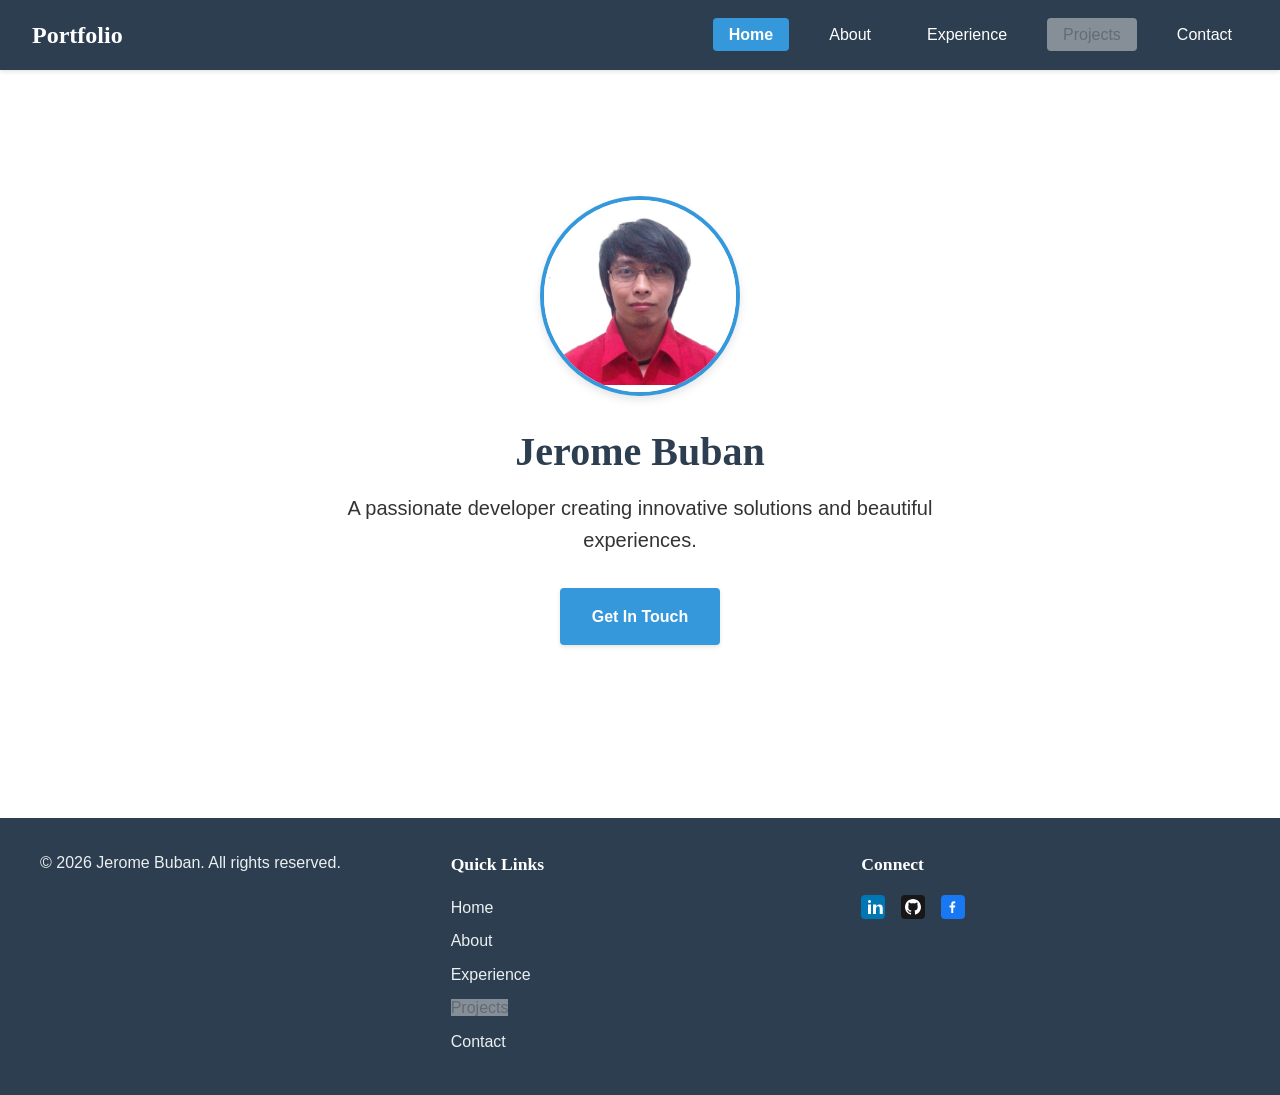
<file: index.html>
<!DOCTYPE html>
<html lang="en">
<head>
    <meta charset="UTF-8">
    <meta name="viewport" content="width=device-width, initial-scale=1.0">
    <meta name="description" content="Welcome to my professional portfolio showcasing my work, skills, and achievements. Explore my projects and get in touch.">
    <title>Home | Portfolio</title>
    
    <!-- Open Graph Meta Tags -->
    <meta property="og:title" content="Home | Portfolio">
    <meta property="og:description" content="Welcome to my professional portfolio showcasing my work, skills, and achievements. Explore my projects and get in touch.">
    <meta property="og:image" content="https://yourdomain.com/assets/images/profile.jpg">
    <meta property="og:url" content="https://yourdomain.com/index.html">
    <meta property="og:type" content="website">
    <link rel="stylesheet" href="css/normalize.css?v=3">
    <link rel="stylesheet" href="css/main.css?v=3">
    <link rel="stylesheet" href="css/responsive.css?v=3">
</head>
<body>
    <nav class="main-nav">
        <div class="nav-brand">Portfolio</div>
        <button class="nav-toggle" aria-label="Toggle navigation">☰</button>
        <ul class="nav-menu">
            <li><a href="index.html" class="nav-link active">Home</a></li>
            <li><a href="about.html" class="nav-link">About</a></li>
            <li><a href="experience.html" class="nav-link">Experience</a></li>
            <li><a href="projects.html" class="nav-link">Projects</a></li>
            <li><a href="contact.html" class="nav-link">Contact</a></li>
        </ul>
    </nav>
    
    <main>
        <section class="hero">
            <img src="assets/images/profile.jpg" alt="Profile photo" class="profile-image">
            <h1 style="opacity: 0;">Loading...</h1>
            <p class="tagline">A passionate developer creating innovative solutions and beautiful experiences.</p>
            <a href="contact.html" class="cta-button">Get In Touch</a>
        </section>
    </main>
    
    <footer class="main-footer">
        <div class="footer-content">
            <div class="footer-section">
                <p class="copyright">&copy; 2024 Your Name. All rights reserved.</p>
            </div>
            
            <nav class="footer-nav">
                <h3 class="footer-heading">Quick Links</h3>
                <ul class="footer-links">
                    <li><a href="index.html">Home</a></li>
                    <li><a href="about.html">About</a></li>
                    <li><a href="experience.html">Experience</a></li>
                    <li><a href="projects.html">Projects</a></li>
                    <li><a href="contact.html">Contact</a></li>
                </ul>
            </nav>
            
            <div class="footer-social">
                <h3 class="footer-heading">Connect</h3>
                <div class="footer-social-links">
                    <a href="https://linkedin.com/in/yourprofile" target="_blank" rel="noopener noreferrer" aria-label="LinkedIn">
                        <img src="assets/icons/linkedin.svg" alt="LinkedIn" class="footer-social-icon">
                    </a>
                    <a href="https://github.com/yourusername" target="_blank" rel="noopener noreferrer" aria-label="GitHub">
                        <img src="assets/icons/github.svg" alt="GitHub" class="footer-social-icon">
                    </a>
                    <a href="https://facebook.com/bubanned" target="_blank" rel="noopener noreferrer" aria-label="Facebook">
                        <img src="assets/icons/facebook.svg" alt="Facebook" class="footer-social-icon">
                    </a>
                </div>
            </div>
        </div>
    </footer>
    
    <script src="js/navigation.js"></script>
    <script src="js/navigation-config.js"></script>
    <script src="js/main.js"></script>
    <script src="js/index-loader.js"></script>
</body>
</html>
</file>
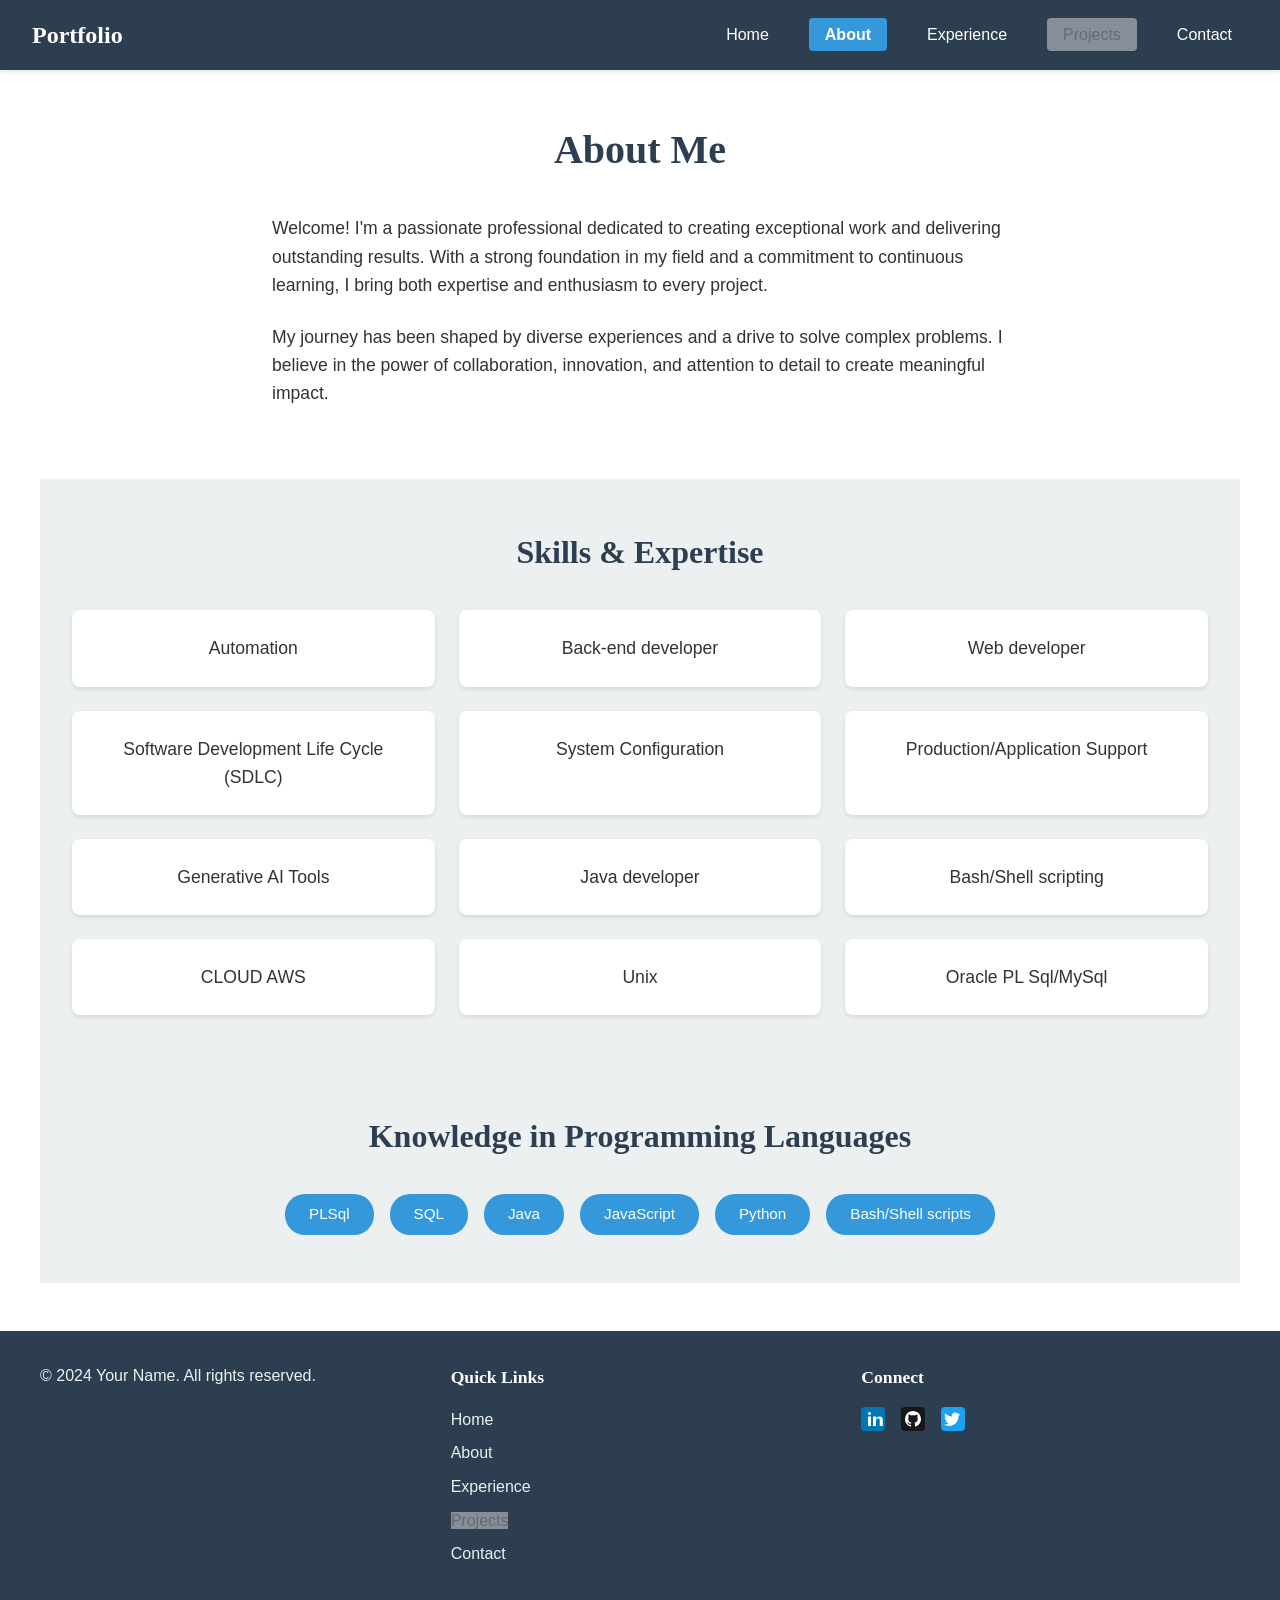
<file: about.html>
<!DOCTYPE html>
<html lang="en">
<head>
    <meta charset="UTF-8">
    <meta name="viewport" content="width=device-width, initial-scale=1.0">
    <meta name="description" content="Learn more about my background, skills, and professional expertise. Discover what drives my passion for creating exceptional work.">
    <title>About | Portfolio</title>
    
    <!-- Open Graph Meta Tags -->
    <meta property="og:title" content="About | Portfolio">
    <meta property="og:description" content="Learn more about my background, skills, and professional expertise. Discover what drives my passion for creating exceptional work.">
    <meta property="og:image" content="https://yourdomain.com/assets/images/profile.jpg">
    <meta property="og:url" content="https://yourdomain.com/about.html">
    <meta property="og:type" content="website">
    <link rel="stylesheet" href="css/normalize.css?v=3">
    <link rel="stylesheet" href="css/main.css?v=3">
    <link rel="stylesheet" href="css/responsive.css?v=3">
</head>
<body>
    <nav class="main-nav">
        <div class="nav-brand">Portfolio</div>
        <button class="nav-toggle" aria-label="Toggle navigation">☰</button>
        <ul class="nav-menu">
            <li><a href="index.html" class="nav-link">Home</a></li>
            <li><a href="about.html" class="nav-link active">About</a></li>
            <li><a href="experience.html" class="nav-link">Experience</a></li>
            <li><a href="projects.html" class="nav-link">Projects</a></li>
            <li><a href="contact.html" class="nav-link">Contact</a></li>
        </ul>
    </nav>
    
    <main>
        <section class="about-intro">
            <h1>About Me</h1>
            <p>Welcome! I'm a passionate professional dedicated to creating exceptional work and delivering outstanding results. With a strong foundation in my field and a commitment to continuous learning, I bring both expertise and enthusiasm to every project.</p>
            <p>My journey has been shaped by diverse experiences and a drive to solve complex problems. I believe in the power of collaboration, innovation, and attention to detail to create meaningful impact.</p>
        </section>
        
        <section class="about-skills">
            <h2>Skills & Expertise</h2>
            <ul class="skills-list" style="opacity: 0;">
                <li>Loading...</li>
            </ul>
        </section>
        
        <section class="about-skills">
            <h2>Knowledge in Programming Languages</h2>
            <ul class="language-list" style="opacity: 0;">
                <li>Loading...</li>
            </ul>
        </section>
    </main>
    
    <footer class="main-footer">
        <div class="footer-content">
            <div class="footer-section">
                <p class="copyright">&copy; 2024 Your Name. All rights reserved.</p>
            </div>
            
            <nav class="footer-nav">
                <h3 class="footer-heading">Quick Links</h3>
                <ul class="footer-links">
                    <li><a href="index.html">Home</a></li>
                    <li><a href="about.html">About</a></li>
                    <li><a href="experience.html">Experience</a></li>
                    <li><a href="projects.html">Projects</a></li>
                    <li><a href="contact.html">Contact</a></li>
                </ul>
            </nav>
            
            <div class="footer-social">
                <h3 class="footer-heading">Connect</h3>
                <div class="footer-social-links">
                    <a href="https://linkedin.com/in/yourprofile" target="_blank" rel="noopener noreferrer" aria-label="LinkedIn">
                        <img src="assets/icons/linkedin.svg" alt="LinkedIn" class="footer-social-icon">
                    </a>
                    <a href="https://github.com/yourusername" target="_blank" rel="noopener noreferrer" aria-label="GitHub">
                        <img src="assets/icons/github.svg" alt="GitHub" class="footer-social-icon">
                    </a>
                    <a href="https://twitter.com/yourusername" target="_blank" rel="noopener noreferrer" aria-label="Twitter">
                        <img src="assets/icons/twitter.svg" alt="Twitter" class="footer-social-icon">
                    </a>
                </div>
            </div>
        </div>
    </footer>
    
    <script src="js/navigation.js"></script>
    <script src="js/navigation-config.js"></script>
    <script src="js/main.js"></script>
    <script src="js/about-loader.js"></script>
</body>
</html>
</file>
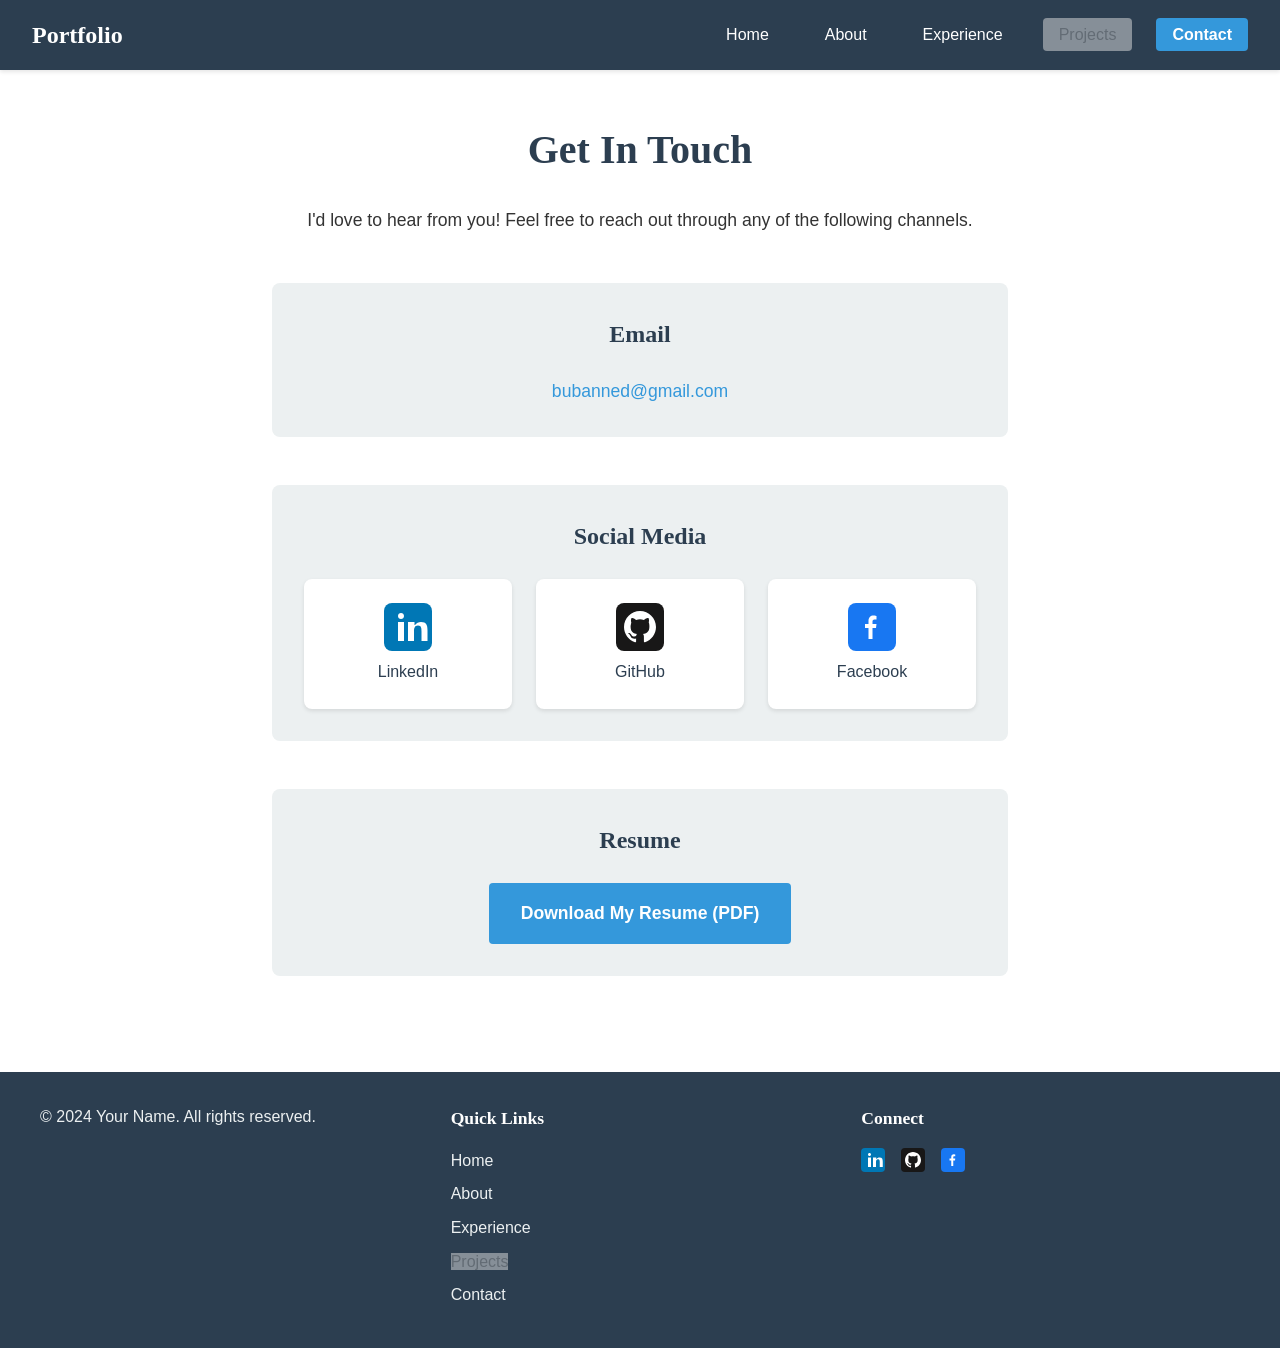
<file: contact.html>
<!DOCTYPE html>
<html lang="en">
<head>
    <meta charset="UTF-8">
    <meta name="viewport" content="width=device-width, initial-scale=1.0">
    <meta name="description" content="Get in touch with me. Find my email address, social media profiles, and download my resume. Let's connect and discuss opportunities.">
    <title>Contact | Portfolio</title>
    
    <!-- Open Graph Meta Tags -->
    <meta property="og:title" content="Contact | Portfolio">
    <meta property="og:description" content="Get in touch with me. Find my email address, social media profiles, and download my resume. Let's connect and discuss opportunities.">
    <meta property="og:image" content="https://yourdomain.com/assets/images/profile.jpg">
    <meta property="og:url" content="https://yourdomain.com/contact.html">
    <meta property="og:type" content="website">
    <link rel="stylesheet" href="css/normalize.css?v=2">
    <link rel="stylesheet" href="css/main.css?v=2">
    <link rel="stylesheet" href="css/responsive.css?v=2">
</head>
<body>
    <nav class="main-nav">
        <div class="nav-brand">Portfolio</div>
        <button class="nav-toggle" aria-label="Toggle navigation">☰</button>
        <ul class="nav-menu">
            <li><a href="index.html" class="nav-link">Home</a></li>
            <li><a href="about.html" class="nav-link">About</a></li>
            <li><a href="experience.html" class="nav-link">Experience</a></li>
            <li><a href="projects.html" class="nav-link">Projects</a></li>
            <li><a href="contact.html" class="nav-link active">Contact</a></li>
        </ul>
    </nav>
    
    <main>
        <section class="contact-section">
            <h1>Get In Touch</h1>
            <p class="contact-intro">I'd love to hear from you! Feel free to reach out through any of the following channels.</p>
            
            <div class="contact-methods">
                <div class="contact-item">
                    <h2>Email</h2>
                    <a href="mailto:your.email@example.com" class="contact-link email-link"> </a>
                </div>
                
                <div class="contact-item">
                    <h2>Social Media</h2>
                    <div class="social-links">
                        <a href="https://linkedin.com/in/yourprofile" class="social-link" target="_blank" rel="noopener noreferrer" aria-label="LinkedIn Profile">
                            <img src="assets/icons/linkedin.svg" alt="LinkedIn" class="social-icon">
                            <span>LinkedIn</span>
                        </a>
                        <a href="https://github.com/yourusername" class="social-link" target="_blank" rel="noopener noreferrer" aria-label="GitHub Profile">
                            <img src="assets/icons/github.svg" alt="GitHub" class="social-icon">
                            <span>GitHub</span>
                        </a>
                        <a href="https://facebook.com/bubanned" class="social-link" target="_blank" rel="noopener noreferrer" aria-label="Facebook Profile">
                            <img src="assets/icons/facebook.svg" alt="Facebook" class="social-icon">
                            <span>Facebook</span>
                        </a>
                    </div>
                </div>
                
                <div class="contact-item">
                    <h2>Resume</h2>
                    <a href="assets/resume.pdf" class="contact-link resume-link" download aria-label="Download Resume">
                        Download My Resume (PDF)
                    </a>
                </div>
            </div>
        </section>
    </main>
    
    <footer class="main-footer">
        <div class="footer-content">
            <div class="footer-section">
                <p class="copyright">&copy; 2024 Your Name. All rights reserved.</p>
            </div>
            
            <nav class="footer-nav">
                <h3 class="footer-heading">Quick Links</h3>
                <ul class="footer-links">
                    <li><a href="index.html">Home</a></li>
                    <li><a href="about.html">About</a></li>
                    <li><a href="experience.html">Experience</a></li>
                    <li><a href="projects.html">Projects</a></li>
                    <li><a href="contact.html">Contact</a></li>
                </ul>
            </nav>
            
            <div class="footer-social">
                <h3 class="footer-heading">Connect</h3>
                <div class="footer-social-links">
                    <a href="https://linkedin.com/in/yourprofile" target="_blank" rel="noopener noreferrer" aria-label="LinkedIn">
                        <img src="assets/icons/linkedin.svg" alt="LinkedIn" class="footer-social-icon">
                    </a>
                    <a href="https://github.com/yourusername" target="_blank" rel="noopener noreferrer" aria-label="GitHub">
                        <img src="assets/icons/github.svg" alt="GitHub" class="footer-social-icon">
                    </a>
                    <a href="https://facebook.com/bubanned" target="_blank" rel="noopener noreferrer" aria-label="Facebook">
                        <img src="assets/icons/facebook.svg" alt="Facebook" class="footer-social-icon">
                    </a>
                </div>
            </div>
        </div>
    </footer>
    
    <script src="js/navigation.js"></script>
    <script src="js/navigation-config.js"></script>
    <script src="js/main.js"></script>
    <script src="js/config-loader.js"></script>
</body>
</html>
</file>
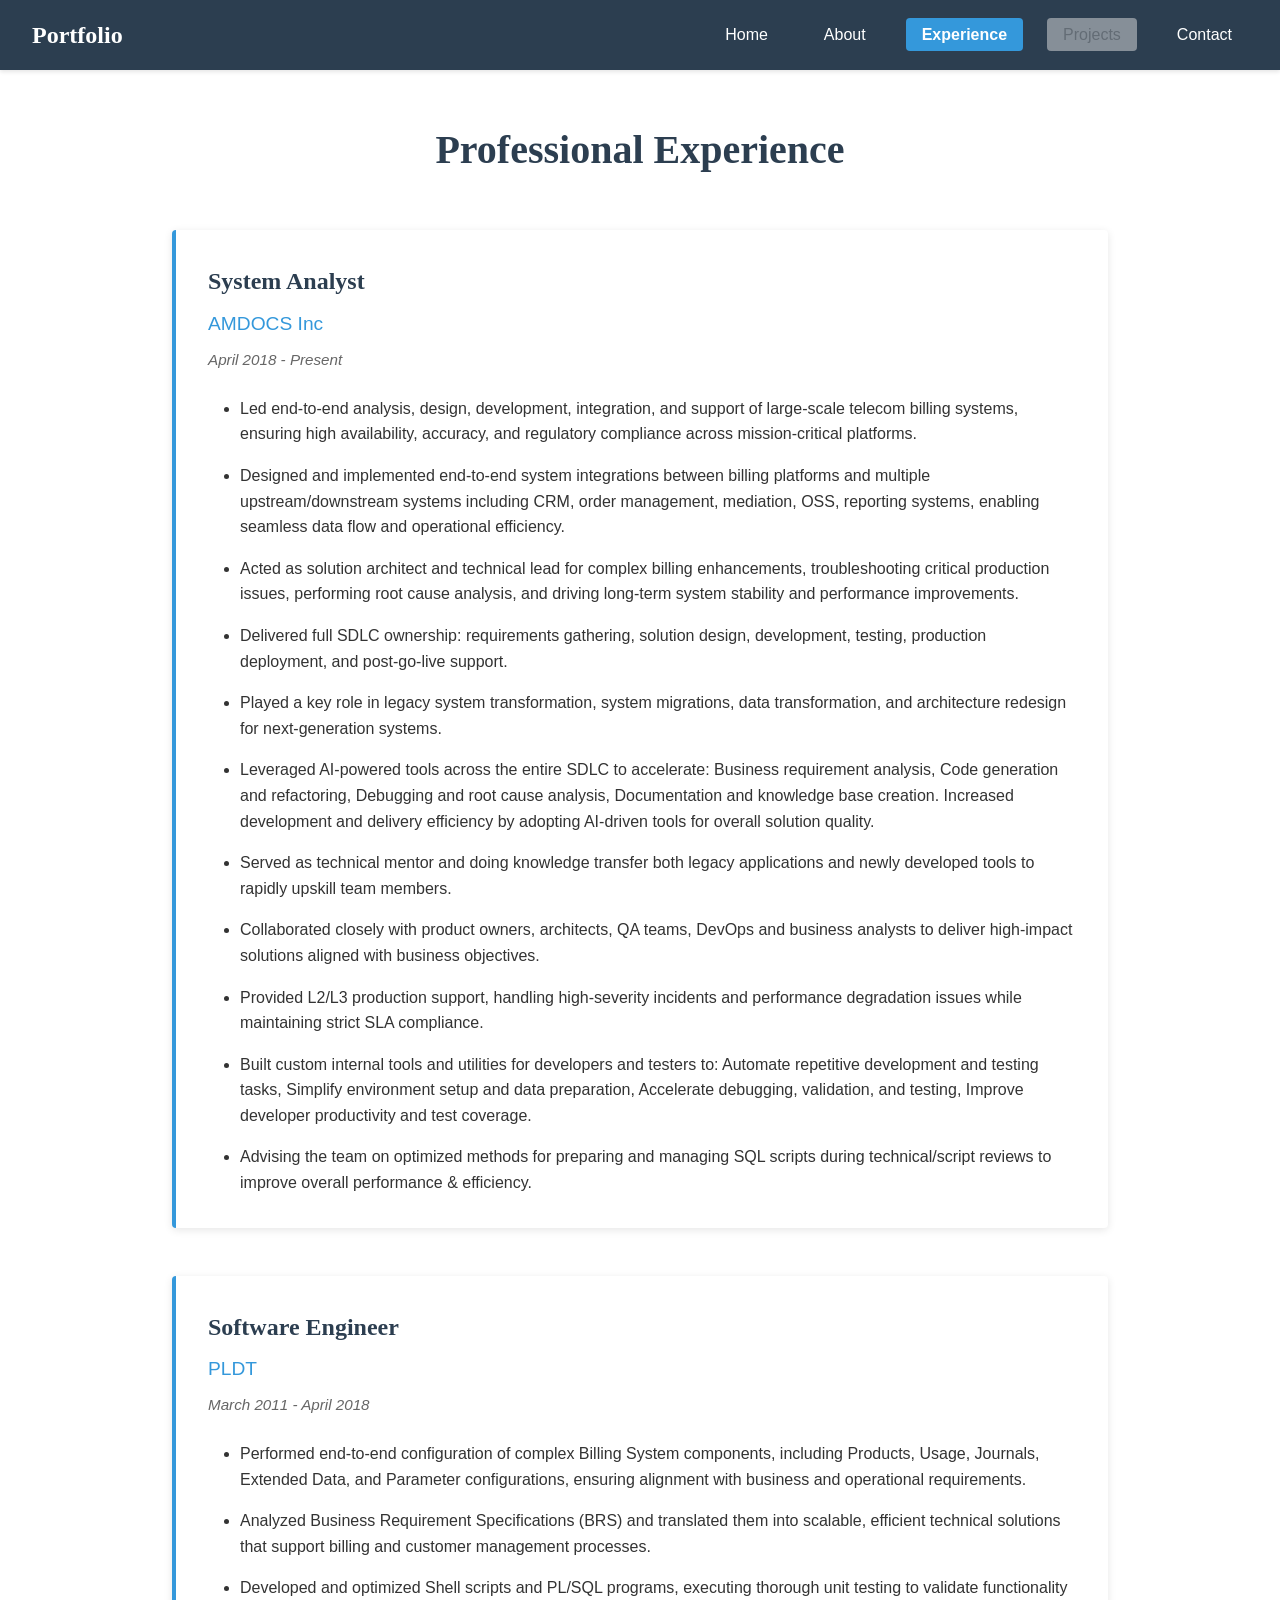
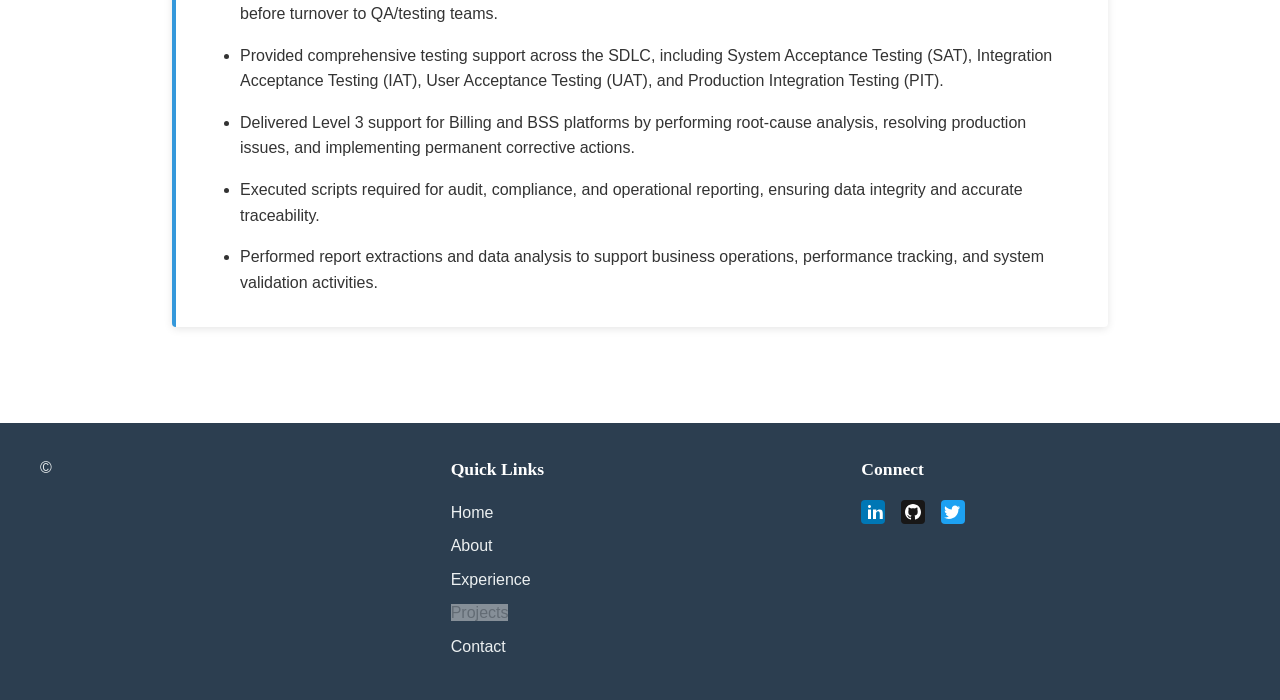
<file: experience.html>
<!DOCTYPE html>
<html lang="en">
<head>
    <meta charset="UTF-8">
    <meta name="viewport" content="width=device-width, initial-scale=1.0">
    <meta name="description" content="Explore my professional work experience and career history. View my roles, responsibilities, and key achievements throughout my career.">
    <title>Experience | Portfolio</title>
    
    <!-- Open Graph Meta Tags -->
    <meta property="og:title" content="Experience | Portfolio">
    <meta property="og:description" content="Explore my professional work experience and career history. View my roles, responsibilities, and key achievements throughout my career.">
    <meta property="og:image" content="https://yourdomain.com/assets/images/profile.jpg">
    <meta property="og:url" content="https://yourdomain.com/experience.html">
    <meta property="og:type" content="website">
    <link rel="stylesheet" href="css/normalize.css?v=2">
    <link rel="stylesheet" href="css/main.css?v=2">
    <link rel="stylesheet" href="css/responsive.css?v=2">
</head>
<body>
    <nav class="main-nav">
        <div class="nav-brand">Portfolio</div>
        <button class="nav-toggle" aria-label="Toggle navigation">☰</button>
        <ul class="nav-menu">
            <li><a href="index.html" class="nav-link">Home</a></li>
            <li><a href="about.html" class="nav-link">About</a></li>
            <li><a href="experience.html" class="nav-link active">Experience</a></li>
            <li><a href="projects.html" class="nav-link">Projects</a></li>
            <li><a href="contact.html" class="nav-link">Contact</a></li>
        </ul>
    </nav>
    
    <main>
        <section class="experience-section">
            <h1>Professional Experience</h1>
            
            <div class="experience-container">

            </div>
        </section>
    </main>
    
    <footer class="main-footer">
        <div class="footer-content">
            <div class="footer-section">
                <p class="copyright">&copy; </p>
            </div>
            
            <nav class="footer-nav">
                <h3 class="footer-heading">Quick Links</h3>
                <ul class="footer-links">
                    <li><a href="index.html">Home</a></li>
                    <li><a href="about.html">About</a></li>
                    <li><a href="experience.html">Experience</a></li>
                    <li><a href="projects.html">Projects</a></li>
                    <li><a href="contact.html">Contact</a></li>
                </ul>
            </nav>
            
            <div class="footer-social">
                <h3 class="footer-heading">Connect</h3>
                <div class="footer-social-links">
                    <a href="https://linkedin.com/in/yourprofile" target="_blank" rel="noopener noreferrer" aria-label="LinkedIn">
                        <img src="assets/icons/linkedin.svg" alt="LinkedIn" class="footer-social-icon">
                    </a>
                    <a href="https://github.com/yourusername" target="_blank" rel="noopener noreferrer" aria-label="GitHub">
                        <img src="assets/icons/github.svg" alt="GitHub" class="footer-social-icon">
                    </a>
                    <a href="https://twitter.com/yourusername" target="_blank" rel="noopener noreferrer" aria-label="Twitter">
                        <img src="assets/icons/twitter.svg" alt="Twitter" class="footer-social-icon">
                    </a>
                </div>
            </div>
        </div>
    </footer>
    
    <script src="js/navigation.js"></script>
    <script src="js/navigation-config.js"></script>
    <script src="js/main.js"></script>
    <script src="js/experience-loader.js"></script>
</body>
</html>
</file>
<file: css/main.css>
/* Main CSS file - Global styles will be added in task 3 */

/* CSS Custom Properties (Design System) */
:root {
    /* Color Palette */
    --primary-color: #2c3e50;
    --secondary-color: #3498db;
    --accent-color: #e74c3c;
    --text-color: #333333;
    --bg-color: #ffffff;
    --light-gray: #ecf0f1;
    
    /* Typography */
    --font-primary: 'Segoe UI', Tahoma, Geneva, Verdana, sans-serif;
    --font-heading: 'Georgia', serif;
    --font-size-base: 16px;
    --line-height: 1.6;
    
    /* Spacing Scale */
    --spacing-xs: 0.5rem;
    --spacing-sm: 1rem;
    --spacing-md: 1.5rem;
    --spacing-lg: 2rem;
    --spacing-xl: 3rem;
}

/* Global Styles */
* {
    box-sizing: border-box;
}

body {
    font-family: var(--font-primary);
    font-size: var(--font-size-base);
    line-height: var(--line-height);
    color: var(--text-color);
    background-color: var(--bg-color);
    margin: 0;
    padding: 0;
}

main {
    min-height: calc(100vh - 200px);
}

/* Typography styles will be added here */

/* Component styles will be added here */

/* Navigation Component */
.main-nav {
    background-color: var(--primary-color);
    padding: var(--spacing-sm) var(--spacing-lg);
    display: flex;
    justify-content: space-between;
    align-items: center;
    position: sticky;
    top: 0;
    z-index: 1000;
    box-shadow: 0 2px 4px rgba(0, 0, 0, 0.1);
}

.nav-brand {
    color: var(--bg-color);
    font-size: 1.5rem;
    font-weight: bold;
    font-family: var(--font-heading);
}

.nav-toggle {
    display: none;
    background: none;
    border: none;
    color: var(--bg-color);
    font-size: 1.5rem;
    cursor: pointer;
    padding: var(--spacing-xs);
    line-height: 1;
}

.nav-toggle:hover {
    opacity: 0.8;
}

.nav-toggle:focus {
    outline: 2px solid var(--secondary-color);
    outline-offset: 2px;
}

.nav-menu {
    display: flex;
    list-style: none;
    margin: 0;
    padding: 0;
    gap: var(--spacing-md);
}

.nav-link {
    color: var(--bg-color);
    text-decoration: none;
    padding: var(--spacing-xs) var(--spacing-sm);
    border-radius: 4px;
    transition: background-color 0.3s ease, color 0.3s ease;
    font-family: var(--font-primary);
}

.nav-link:hover {
    background-color: var(--secondary-color);
}

.nav-link:focus {
    outline: 2px solid var(--secondary-color);
    outline-offset: 2px;
}

.nav-link.active {
    background-color: var(--secondary-color);
    font-weight: bold;
}

/* Utility classes will be added here */

/* Home Page Styles */
.hero {
    display: flex;
    flex-direction: column;
    align-items: center;
    justify-content: center;
    text-align: center;
    min-height: calc(100vh - 200px);
    padding: var(--spacing-xl) var(--spacing-lg);
    background-color: var(--bg-color);
}

.profile-image {
    width: 200px;
    height: 200px;
    border-radius: 50%;
    object-fit: cover;
    margin-bottom: var(--spacing-lg);
    border: 4px solid var(--secondary-color);
    box-shadow: 0 4px 8px rgba(0, 0, 0, 0.1);
}

.hero h1 {
    font-family: var(--font-heading);
    font-size: 2.5rem;
    color: var(--primary-color);
    margin: 0 0 var(--spacing-sm) 0;
    line-height: 1.2;
}

.tagline {
    font-family: var(--font-primary);
    font-size: 1.25rem;
    color: var(--text-color);
    margin: 0 0 var(--spacing-lg) 0;
    max-width: 600px;
    line-height: var(--line-height);
}

.cta-button {
    display: inline-block;
    padding: var(--spacing-sm) var(--spacing-lg);
    background-color: var(--secondary-color);
    color: var(--bg-color);
    text-decoration: none;
    border-radius: 4px;
    font-family: var(--font-primary);
    font-size: 1rem;
    font-weight: bold;
    transition: background-color 0.3s ease, transform 0.2s ease;
    box-shadow: 0 2px 4px rgba(0, 0, 0, 0.1);
}

.cta-button:hover {
    background-color: var(--accent-color);
    transform: translateY(-2px);
    box-shadow: 0 4px 8px rgba(0, 0, 0, 0.15);
}

.cta-button:focus {
    outline: 2px solid var(--primary-color);
    outline-offset: 2px;
}

/* Footer Component */
.main-footer {
    background-color: var(--primary-color);
    color: var(--bg-color);
    padding: var(--spacing-lg);
    margin-top: var(--spacing-xl);
}

.footer-content {
    max-width: 1200px;
    margin: 0 auto;
    display: flex;
    justify-content: space-between;
    align-items: flex-start;
    gap: var(--spacing-lg);
    flex-wrap: wrap;
}

.footer-section {
    flex: 1;
    min-width: 200px;
}

.copyright {
    margin: 0;
    color: var(--light-gray);
}

.footer-heading {
    font-family: var(--font-heading);
    font-size: 1.1rem;
    margin: 0 0 var(--spacing-sm) 0;
    color: var(--bg-color);
}

.footer-nav {
    flex: 1;
    min-width: 200px;
}

.footer-links {
    list-style: none;
    padding: 0;
    margin: 0;
}

.footer-links li {
    margin-bottom: var(--spacing-xs);
}

.footer-links a {
    color: var(--light-gray);
    text-decoration: none;
    transition: color 0.3s ease;
}

.footer-links a:hover {
    color: var(--secondary-color);
}

.footer-social {
    flex: 1;
    min-width: 200px;
}

.footer-social-links {
    display: flex;
    gap: var(--spacing-sm);
}

.footer-social-icon {
    width: 24px;
    height: 24px;
    transition: opacity 0.3s ease;
}

.footer-social-links a:hover .footer-social-icon {
    opacity: 0.7;
}

/* About Page Styles */
.about-intro {
    max-width: 800px;
    margin: 0 auto;
    padding: var(--spacing-xl) var(--spacing-lg);
}

.about-intro h1 {
    font-family: var(--font-heading);
    font-size: 2.5rem;
    color: var(--primary-color);
    margin: 0 0 var(--spacing-lg) 0;
    text-align: center;
}

.about-intro p {
    font-size: 1.1rem;
    line-height: var(--line-height);
    margin-bottom: var(--spacing-md);
    color: var(--text-color);
}

.about-skills {
    max-width: 1200px;
    margin: 0 auto;
    padding: var(--spacing-xl) var(--spacing-lg);
    background-color: var(--light-gray);
}

.about-skills h2 {
    font-family: var(--font-heading);
    font-size: 2rem;
    color: var(--primary-color);
    margin: 0 0 var(--spacing-lg) 0;
    text-align: center;
}

.skills-list {
    display: grid;
    grid-template-columns: repeat(auto-fit, minmax(250px, 1fr));
    gap: var(--spacing-md);
    list-style: none;
    padding: 0;
    margin: 0;
}

.skills-list li {
    background-color: var(--bg-color);
    padding: var(--spacing-md);
    border-radius: 8px;
    text-align: center;
    font-size: 1.1rem;
    color: var(--text-color);
    box-shadow: 0 2px 4px rgba(0, 0, 0, 0.1);
    transition: transform 0.2s ease, box-shadow 0.2s ease;
}

.skills-list li:hover {
    transform: translateY(-4px);
    box-shadow: 0 4px 8px rgba(0, 0, 0, 0.15);
}

/* Experience Page Styles */
.experience-section {
    max-width: 1000px;
    margin: 0 auto;
    padding: var(--spacing-xl) var(--spacing-lg);
}

.experience-section h1 {
    font-family: var(--font-heading);
    font-size: 2.5rem;
    color: var(--primary-color);
    margin: 0 0 var(--spacing-xl) 0;
    text-align: center;
}

.experience-container {
    display: flex;
    flex-direction: column;
    gap: var(--spacing-xl);
}

.experience-entry {
    background-color: var(--bg-color);
    padding: var(--spacing-lg);
    border-left: 4px solid var(--secondary-color);
    box-shadow: 0 2px 8px rgba(0, 0, 0, 0.1);
    border-radius: 4px;
    transition: transform 0.2s ease, box-shadow 0.2s ease;
}

.experience-entry:hover {
    transform: translateX(8px);
    box-shadow: 0 4px 12px rgba(0, 0, 0, 0.15);
}

.job-title {
    font-family: var(--font-heading);
    font-size: 1.5rem;
    color: var(--primary-color);
    margin: 0 0 var(--spacing-xs) 0;
}

.company-name {
    font-family: var(--font-primary);
    font-size: 1.2rem;
    color: var(--secondary-color);
    font-weight: normal;
    margin: 0 0 var(--spacing-xs) 0;
}

.date-range {
    display: block;
    font-size: 0.95rem;
    color: #666;
    font-style: italic;
    margin-bottom: var(--spacing-md);
}

.responsibilities-list {
    list-style: disc;
    padding-left: var(--spacing-lg);
    margin: 0;
}

.responsibilities-list li {
    margin-bottom: var(--spacing-sm);
    line-height: var(--line-height);
    color: var(--text-color);
}

.responsibilities-list li:last-child {
    margin-bottom: 0;
}

/* Projects Page Styles */
.projects-section {
    max-width: 1200px;
    margin: 0 auto;
    padding: var(--spacing-xl) var(--spacing-lg);
}

.projects-section h1 {
    font-family: var(--font-heading);
    font-size: 2.5rem;
    color: var(--primary-color);
    margin: 0 0 var(--spacing-md) 0;
    text-align: center;
}

.section-intro {
    text-align: center;
    font-size: 1.1rem;
    color: var(--text-color);
    margin: 0 auto var(--spacing-xl) auto;
    max-width: 700px;
}

.projects-grid {
    display: grid;
    grid-template-columns: repeat(auto-fit, minmax(300px, 1fr));
    gap: var(--spacing-lg);
}

.project-card {
    background-color: var(--bg-color);
    border-radius: 8px;
    overflow: hidden;
    box-shadow: 0 2px 8px rgba(0, 0, 0, 0.1);
    transition: transform 0.2s ease, box-shadow 0.2s ease;
    display: flex;
    flex-direction: column;
}

.project-card:hover {
    transform: translateY(-8px);
    box-shadow: 0 8px 16px rgba(0, 0, 0, 0.15);
}

.project-image {
    margin: 0;
    width: 100%;
    height: 200px;
    overflow: hidden;
}

.project-image img {
    width: 100%;
    height: 100%;
    object-fit: cover;
    display: block;
}

.project-content {
    padding: var(--spacing-lg);
    display: flex;
    flex-direction: column;
    flex-grow: 1;
}

.project-title {
    font-family: var(--font-heading);
    font-size: 1.5rem;
    color: var(--primary-color);
    margin: 0 0 var(--spacing-sm) 0;
}

.project-description {
    font-size: 1rem;
    line-height: var(--line-height);
    color: var(--text-color);
    margin: 0 0 var(--spacing-md) 0;
    flex-grow: 1;
}

.project-tags {
    display: flex;
    flex-wrap: wrap;
    gap: var(--spacing-xs);
    margin-bottom: var(--spacing-md);
}

.tag {
    background-color: var(--light-gray);
    color: var(--primary-color);
    padding: var(--spacing-xs) var(--spacing-sm);
    border-radius: 4px;
    font-size: 0.85rem;
    font-weight: 500;
}

.project-links {
    display: flex;
    gap: var(--spacing-sm);
    flex-wrap: wrap;
}

.project-link {
    display: inline-block;
    padding: var(--spacing-xs) var(--spacing-md);
    background-color: var(--secondary-color);
    color: var(--bg-color);
    text-decoration: none;
    border-radius: 4px;
    font-size: 0.95rem;
    transition: background-color 0.3s ease;
}

.project-link:hover {
    background-color: var(--accent-color);
}

.project-link:focus {
    outline: 2px solid var(--primary-color);
    outline-offset: 2px;
}

/* Contact Page Styles */
.contact-section {
    max-width: 800px;
    margin: 0 auto;
    padding: var(--spacing-xl) var(--spacing-lg);
    text-align: center;
}

.contact-section h1 {
    font-family: var(--font-heading);
    font-size: 2.5rem;
    color: var(--primary-color);
    margin: 0 0 var(--spacing-md) 0;
}

.contact-intro {
    font-size: 1.1rem;
    color: var(--text-color);
    margin: 0 0 var(--spacing-xl) 0;
}

.contact-methods {
    display: flex;
    flex-direction: column;
    gap: var(--spacing-xl);
}

.contact-item {
    background-color: var(--light-gray);
    padding: var(--spacing-lg);
    border-radius: 8px;
}

.contact-item h2 {
    font-family: var(--font-heading);
    font-size: 1.5rem;
    color: var(--primary-color);
    margin: 0 0 var(--spacing-md) 0;
}

.contact-link {
    display: inline-block;
    font-size: 1.1rem;
    color: var(--secondary-color);
    text-decoration: none;
    transition: color 0.3s ease;
}

.contact-link:hover {
    color: var(--accent-color);
}

.contact-link:focus {
    outline: 2px solid var(--primary-color);
    outline-offset: 2px;
}

.email-link {
    font-weight: 500;
}

.resume-link {
    padding: var(--spacing-sm) var(--spacing-lg);
    background-color: var(--secondary-color);
    color: var(--bg-color);
    border-radius: 4px;
    font-weight: bold;
    transition: background-color 0.3s ease, transform 0.2s ease;
}

.resume-link:hover {
    background-color: var(--accent-color);
    transform: translateY(-2px);
}

.social-links {
    display: grid;
    grid-template-columns: repeat(auto-fit, minmax(150px, 1fr));
    gap: var(--spacing-md);
    margin-top: var(--spacing-md);
}

.social-link {
    display: flex;
    flex-direction: column;
    align-items: center;
    gap: var(--spacing-xs);
    padding: var(--spacing-md);
    background-color: var(--bg-color);
    border-radius: 8px;
    text-decoration: none;
    color: var(--text-color);
    transition: transform 0.2s ease, box-shadow 0.2s ease;
    box-shadow: 0 2px 4px rgba(0, 0, 0, 0.1);
}

.social-link:hover {
    transform: translateY(-4px);
    box-shadow: 0 4px 8px rgba(0, 0, 0, 0.15);
}

.social-link:focus {
    outline: 2px solid var(--primary-color);
    outline-offset: 2px;
}

.social-icon {
    width: 48px;
    height: 48px;
}

.social-link span {
    font-weight: 500;
    color: var(--primary-color);
}

/* Responsive Image Styles */
img {
    max-width: 100%;
    height: auto;
}

/* Programming Languages - Horizontal Display */
.language-list {
    display: flex;
    flex-wrap: wrap;
    gap: var(--spacing-sm);
    list-style: none;
    padding: 0;
    margin: 0;
    justify-content: center;
}

.language-list li {
    background-color: var(--secondary-color);
    color: var(--bg-color);
    padding: var(--spacing-xs) var(--spacing-md);
    border-radius: 20px;
    font-size: 0.95rem;
    font-weight: 500;
    white-space: nowrap;
    transition: transform 0.2s ease, background-color 0.2s ease;
}

.language-list li:hover {
    transform: translateY(-2px);
    background-color: var(--accent-color);
}
</file>
<file: css/responsive.css>
/* Responsive CSS file - Media queries for different breakpoints */

/* Mobile breakpoint (< 768px) */
@media (max-width: 767px) {
    /* Mobile Navigation */
    .nav-toggle {
        display: block;
    }
    
    .nav-menu {
        display: none;
        position: absolute;
        top: 100%;
        left: 0;
        right: 0;
        background-color: var(--primary-color);
        flex-direction: column;
        gap: 0;
        padding: var(--spacing-sm) 0;
        box-shadow: 0 4px 6px rgba(0, 0, 0, 0.1);
    }
    
    .nav-menu.active {
        display: flex;
    }
    
    .nav-menu li {
        width: 100%;
    }
    
    .nav-link {
        display: block;
        padding: var(--spacing-sm) var(--spacing-lg);
        border-radius: 0;
    }
    
    .nav-link:hover,
    .nav-link.active {
        background-color: var(--secondary-color);
    }
    
    /* Home Page Mobile */
    .hero {
        padding: var(--spacing-lg) var(--spacing-md);
        min-height: calc(100vh - 150px);
    }
    
    .hero h1 {
        font-size: 2rem;
    }
    
    .tagline {
        font-size: 1.1rem;
    }
    
    .profile-image {
        width: 150px;
        height: 150px;
    }
    
    /* About Page Mobile */
    .about-intro,
    .about-skills {
        padding: var(--spacing-lg) var(--spacing-md);
    }
    
    .about-intro h1,
    .about-skills h2 {
        font-size: 2rem;
    }
    
    .skills-list {
        grid-template-columns: 1fr;
    }
    
    /* Experience Page Mobile */
    .experience-section {
        padding: var(--spacing-lg) var(--spacing-md);
    }
    
    .experience-section h1 {
        font-size: 2rem;
    }
    
    .experience-entry {
        padding: var(--spacing-md);
    }
    
    .job-title {
        font-size: 1.3rem;
    }
    
    .company-name {
        font-size: 1.1rem;
    }
    
    /* Projects Page Mobile */
    .projects-section {
        padding: var(--spacing-lg) var(--spacing-md);
    }
    
    .projects-section h1 {
        font-size: 2rem;
    }
    
    .projects-grid {
        grid-template-columns: 1fr;
    }
    
    /* Contact Page Mobile */
    .contact-section {
        padding: var(--spacing-lg) var(--spacing-md);
    }
    
    .contact-section h1 {
        font-size: 2rem;
    }
    
    .social-links {
        grid-template-columns: 1fr;
    }
    
    /* Footer Mobile */
    .footer-content {
        flex-direction: column;
        text-align: center;
    }
    
    .footer-section,
    .footer-nav,
    .footer-social {
        min-width: 100%;
    }
    
    .footer-social-links {
        justify-content: center;
    }
}

/* Tablet breakpoint (768px - 1023px) */
@media (min-width: 768px) and (max-width: 1023px) {
    /* About Page Tablet - Two column layout */
    .about-intro {
        padding: var(--spacing-xl) var(--spacing-lg);
    }
    
    .skills-list {
        grid-template-columns: repeat(2, 1fr);
    }
    
    /* Projects Page Tablet - Two column grid */
    .projects-grid {
        grid-template-columns: repeat(2, 1fr);
    }
    
    /* Contact Page Tablet */
    .social-links {
        grid-template-columns: repeat(2, 1fr);
    }
    
    /* Footer Tablet */
    .footer-content {
        flex-wrap: wrap;
    }
    
    .footer-section {
        flex-basis: 100%;
        text-align: center;
        margin-bottom: var(--spacing-md);
    }
    
    .footer-nav,
    .footer-social {
        flex-basis: calc(50% - var(--spacing-lg));
    }
}

/* Desktop breakpoint (>= 1024px) */
@media (min-width: 1024px) {
    /* About Page Desktop - Two column layout */
    .skills-list {
        grid-template-columns: repeat(3, 1fr);
    }
    
    /* Projects Page Desktop - Three column grid */
    .projects-grid {
        grid-template-columns: repeat(3, 1fr);
    }
    
    /* Contact Page Desktop */
    .social-links {
        grid-template-columns: repeat(3, 1fr);
    }
    
    /* Experience Page Desktop - Enhanced spacing */
    .experience-entry:hover {
        transform: translateX(12px);
    }
}
</file>
